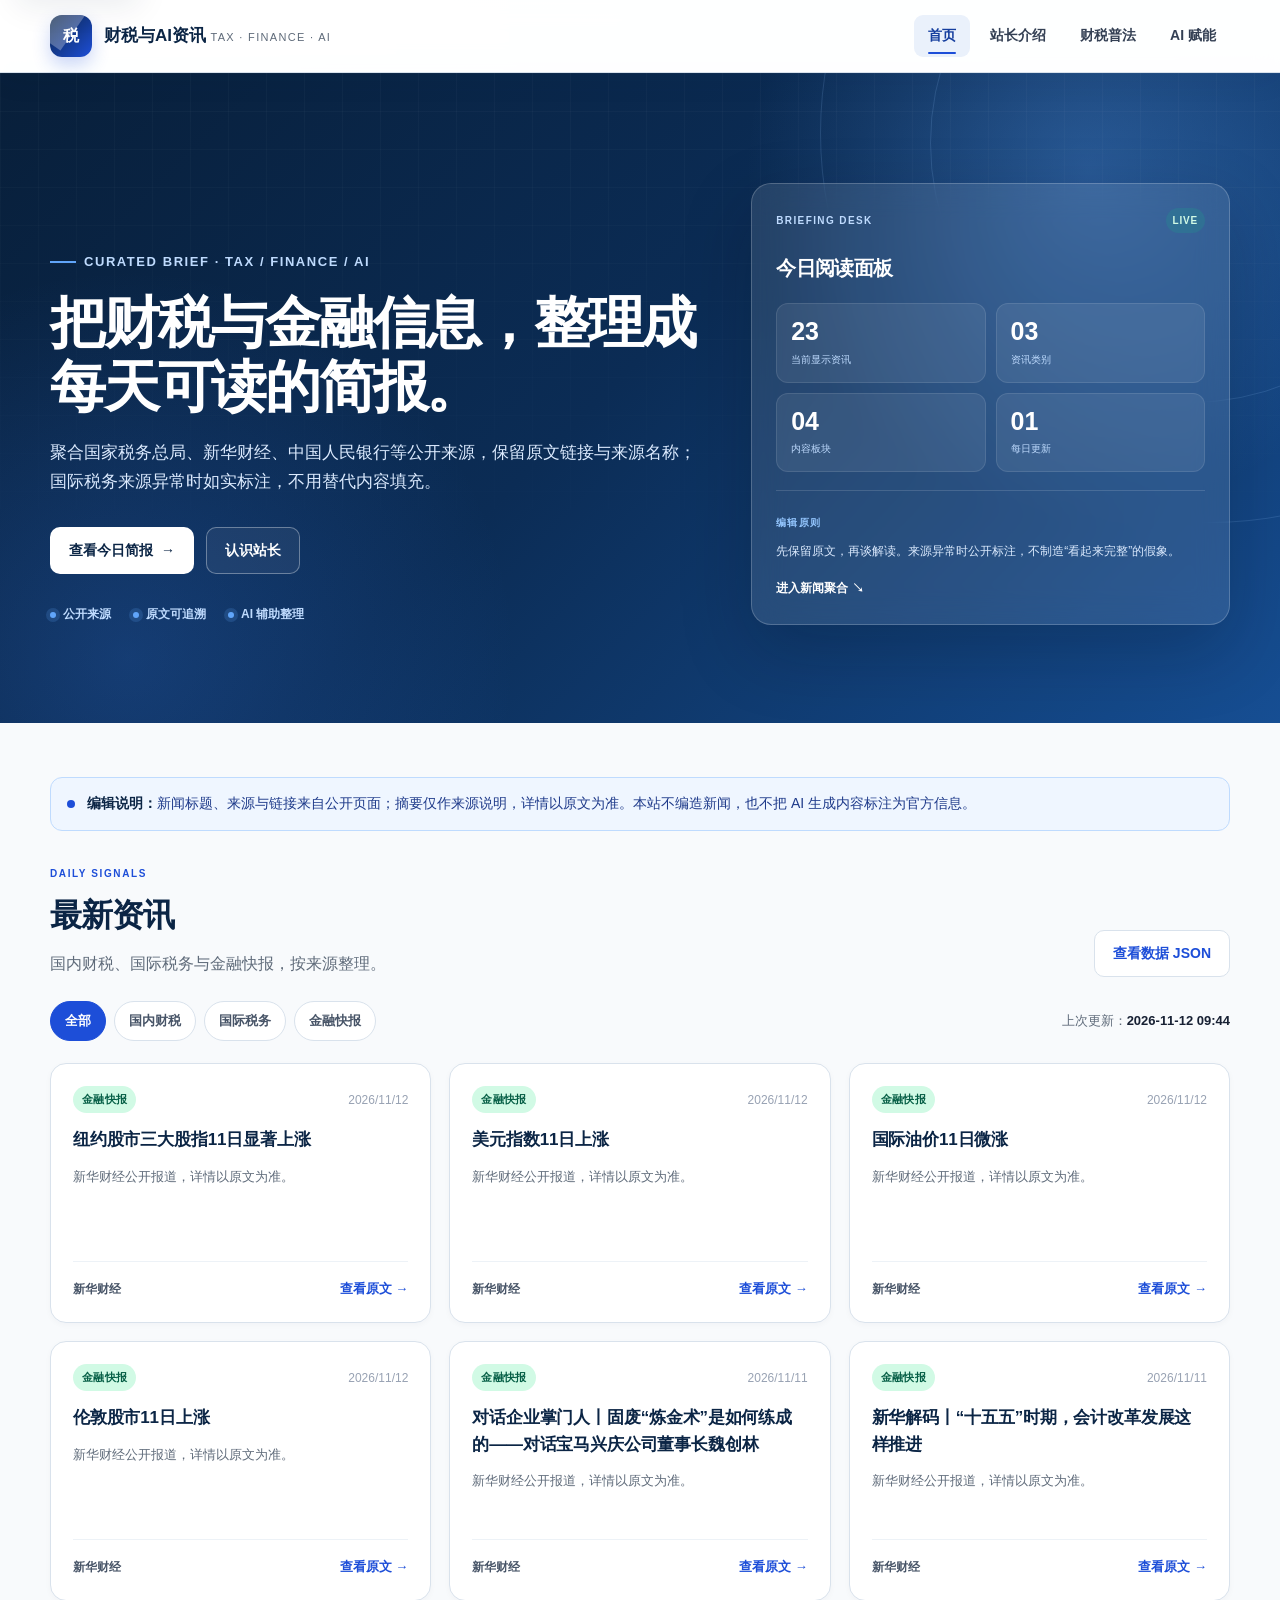
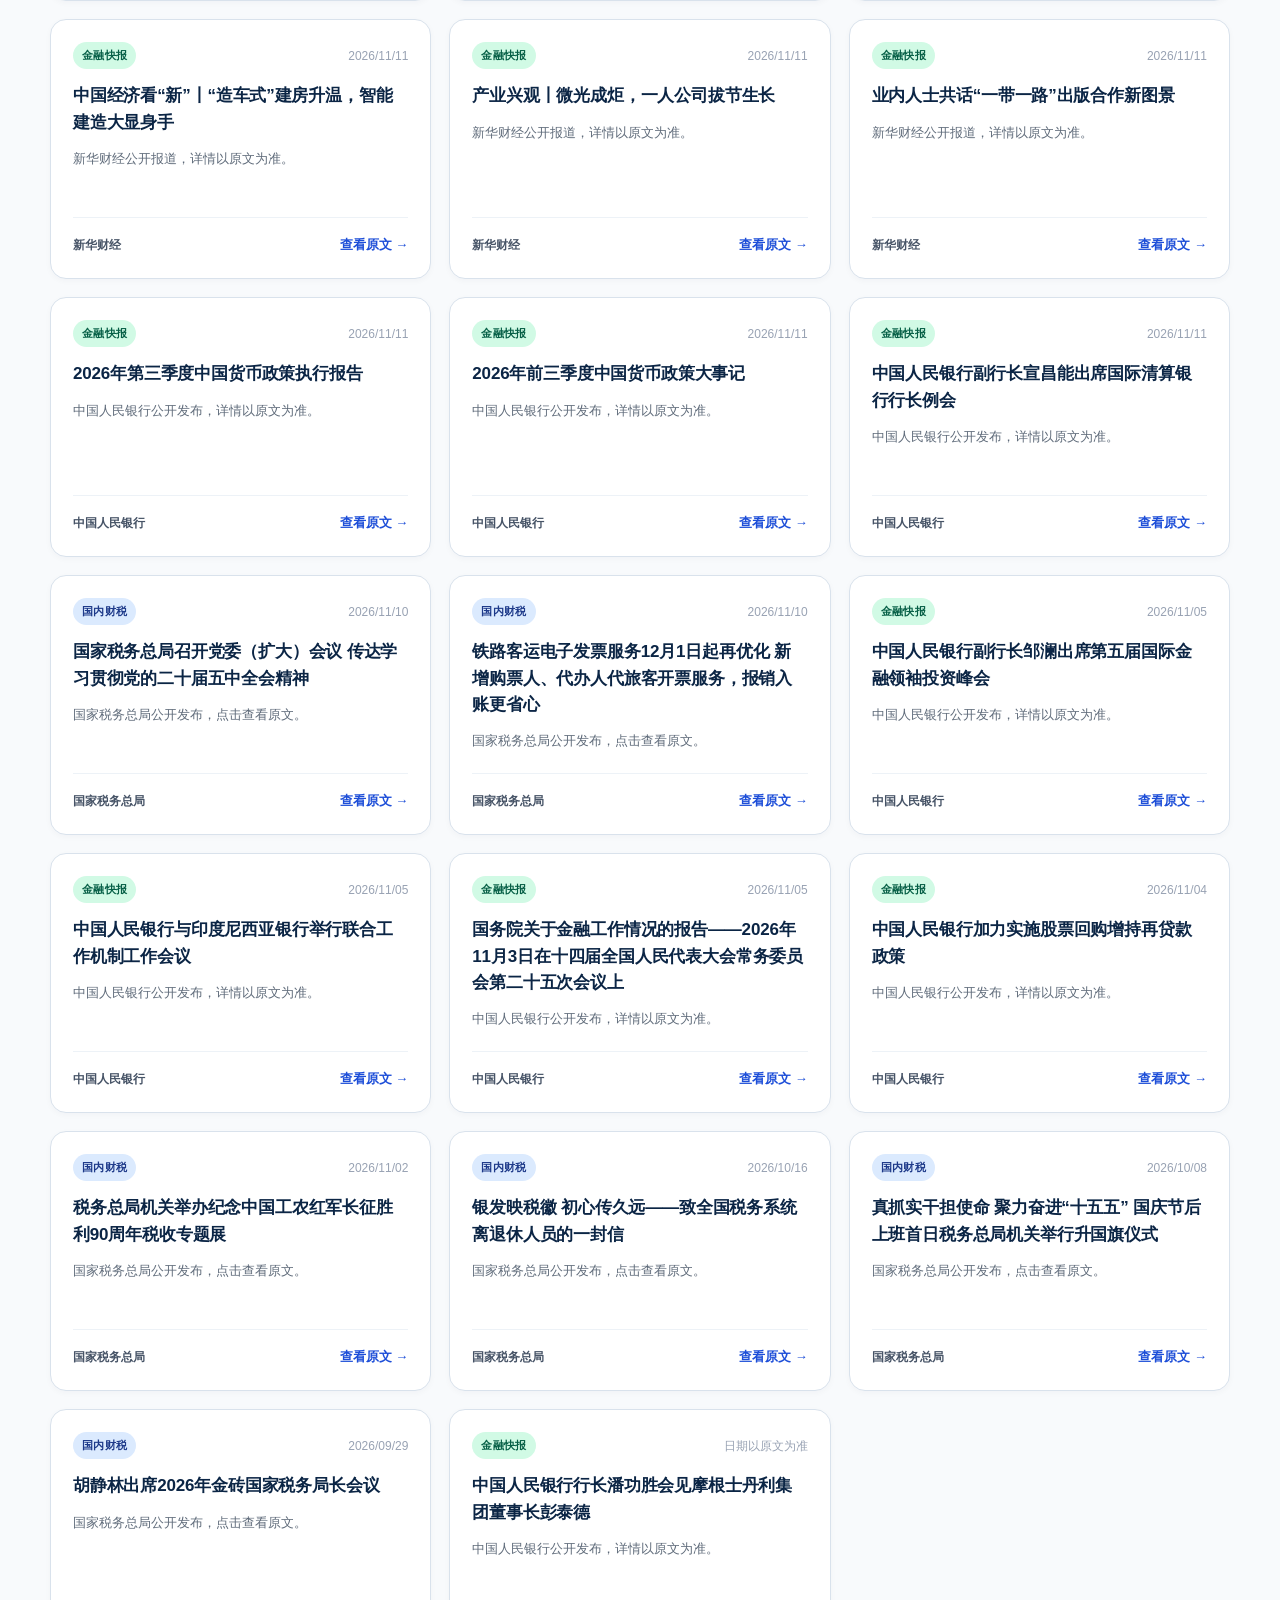
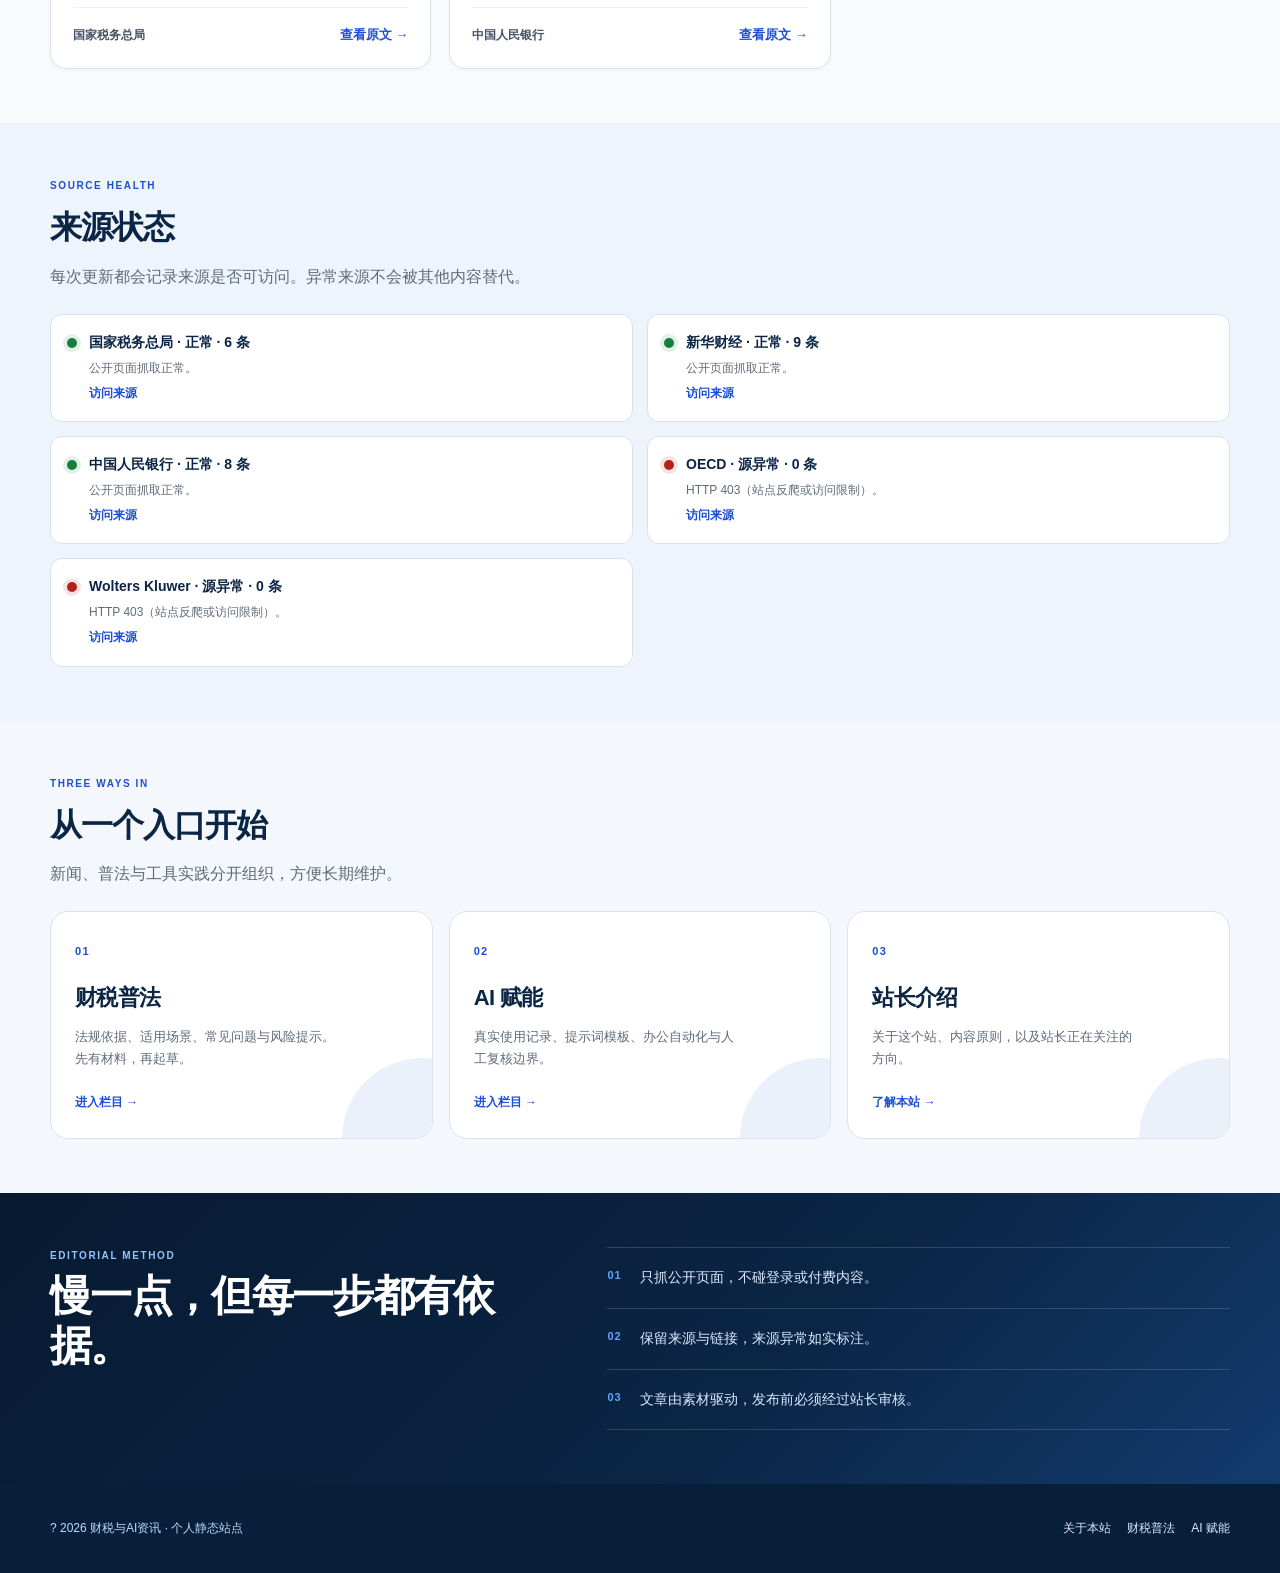
<file: netlify-repo/site/index.html>
<!doctype html>
<html lang="zh-CN">
<head>
  <meta charset="utf-8">
  <meta name="viewport" content="width=device-width, initial-scale=1">
  <meta name="description" content="财税与AI资讯：聚合权威财税、国际税务与金融公开信息，分享财税普法和AI工具实践。">
  <title>财税与AI资讯 | 首页</title>
  <link rel="stylesheet" href="assets/css/styles.css">
</head>
<body>
  <a class="skip-link" href="#main">跳到主要内容</a>
  <header class="site-header">
    <div class="container header-inner">
      <a class="brand" href="index.html" aria-label="返回首页">
        <span class="brand-mark" data-site="brand_mark">税</span>
        <span>
          <span class="brand-title" data-site="site_name">财税与AI资讯</span>
          <span class="brand-sub" data-site="tagline">Tax · Finance · AI</span>
        </span>
      </a>
      <nav class="nav" aria-label="主导航">
        <a href="index.html" aria-current="page">首页</a>
        <a href="about.html">站长介绍</a>
        <a href="tax-law.html">财税普法</a>
        <a href="ai.html">AI 赋能</a>
      </nav>
    </div>
  </header>

  <main id="main">
    <section class="hero hero-home">
      <div class="hero-orbit hero-orbit-one" aria-hidden="true"></div>
      <div class="hero-orbit hero-orbit-two" aria-hidden="true"></div>
      <div class="container hero-inner">
        <div class="hero-copy reveal">
          <div class="eyebrow">CURATED BRIEF · TAX / FINANCE / AI</div>
          <h1 data-site="hero_title">把财税与金融信息，整理成每天可读的简报。</h1>
          <p data-site="hero_subtitle">聚合国家税务总局、新华财经、中国人民银行等公开来源，保留原文链接与来源名称；国际税务来源异常时如实标注，不用替代内容填充。</p>
          <div class="hero-actions">
            <a class="btn btn-primary" href="#latest">查看今日简报 <span aria-hidden="true">→</span></a>
            <a class="btn btn-ghost" href="about.html">认识站长</a>
          </div>
          <div class="hero-meta">
            <span><i class="meta-dot"></i>公开来源</span>
            <span><i class="meta-dot"></i>原文可追溯</span>
            <span><i class="meta-dot"></i>AI 辅助整理</span>
          </div>
        </div>

        <aside class="hero-panel reveal" aria-label="今日阅读面板">
          <div class="panel-topline"><span>BRIEFING DESK</span><span class="live-dot">LIVE</span></div>
          <div class="panel-title">今日阅读面板</div>
          <div class="stat-grid">
            <div class="stat-block"><strong id="news-count">0</strong><span>当前显示资讯</span></div>
            <div class="stat-block"><strong>03</strong><span>资讯类别</span></div>
            <div class="stat-block"><strong>04</strong><span>内容板块</span></div>
            <div class="stat-block"><strong>01</strong><span>每日更新</span></div>
          </div>
          <div class="panel-note">
            <span class="panel-note-label">编辑原则</span>
            <p>先保留原文，再谈解读。来源异常时公开标注，不制造“看起来完整”的假象。</p>
          </div>
          <a class="panel-link" href="#latest">进入新闻聚合 <span aria-hidden="true">↘</span></a>
        </aside>
      </div>
    </section>

    <section class="section section-latest" id="latest">
      <div class="container">
        <div class="notice reveal">
          <span class="notice-dot" aria-hidden="true"></span>
          <div><strong>编辑说明：</strong>新闻标题、来源与链接来自公开页面；摘要仅作来源说明，详情以原文为准。本站不编造新闻，也不把 AI 生成内容标注为官方信息。</div>
        </div>

        <div class="section-head section-head-spaced reveal">
          <div>
            <div class="section-kicker">DAILY SIGNALS</div>
            <h2>最新资讯</h2>
            <p>国内财税、国际税务与金融快报，按来源整理。</p>
          </div>
          <div class="section-actions">
            <a class="btn btn-subtle" href="data/news.json" target="_blank" rel="noopener">查看数据 JSON</a>
          </div>
        </div>

        <div class="toolbar reveal">
          <div class="filters" role="group" aria-label="新闻分类筛选">
            <button class="filter-btn is-active" type="button" data-filter="all">全部</button>
            <button class="filter-btn" type="button" data-filter="domestic">国内财税</button>
            <button class="filter-btn" type="button" data-filter="international">国际税务</button>
            <button class="filter-btn" type="button" data-filter="finance">金融快报</button>
          </div>
          <div class="updated">上次更新：<strong id="last-updated">尚未更新</strong></div>
        </div>

        <div class="news-grid" id="news-grid" aria-live="polite"></div>
        <div class="empty-state hidden" id="news-empty">
          <h3>当前分类暂无可用新闻</h3>
          <p>数据源异常或尚未完成首次抓取。请查看下方源状态，或运行更新脚本。</p>
        </div>
      </div>
    </section>

    <section class="section section-sources" aria-labelledby="source-status-title">
      <div class="container">
        <div class="section-head reveal">
          <div>
            <div class="section-kicker">SOURCE HEALTH</div>
            <h2 id="source-status-title">来源状态</h2>
            <p>每次更新都会记录来源是否可访问。异常来源不会被其他内容替代。</p>
          </div>
        </div>
        <div class="source-panel" id="source-list"></div>
      </div>
    </section>

    <section class="section section-pillars">
      <div class="container">
        <div class="section-head reveal">
          <div>
            <div class="section-kicker">THREE WAYS IN</div>
            <h2>从一个入口开始</h2>
            <p>新闻、普法与工具实践分开组织，方便长期维护。</p>
          </div>
        </div>
        <div class="pillar-grid">
          <a class="pillar-card reveal" href="tax-law.html">
            <span class="pillar-index">01</span>
            <h3>财税普法</h3>
            <p>法规依据、适用场景、常见问题与风险提示。先有材料，再起草。</p>
            <span class="pillar-link">进入栏目 <span aria-hidden="true">→</span></span>
          </a>
          <a class="pillar-card reveal" href="ai.html">
            <span class="pillar-index">02</span>
            <h3>AI 赋能</h3>
            <p>真实使用记录、提示词模板、办公自动化与人工复核边界。</p>
            <span class="pillar-link">进入栏目 <span aria-hidden="true">→</span></span>
          </a>
          <a class="pillar-card reveal" href="about.html">
            <span class="pillar-index">03</span>
            <h3>站长介绍</h3>
            <p>关于这个站、内容原则，以及站长正在关注的方向。</p>
            <span class="pillar-link">了解本站 <span aria-hidden="true">→</span></span>
          </a>
        </div>
      </div>
    </section>

    <section class="section section-method">
      <div class="container method-grid reveal">
        <div>
          <div class="section-kicker">EDITORIAL METHOD</div>
          <h2>慢一点，但每一步都有依据。</h2>
        </div>
        <div class="method-list">
          <div><strong>01</strong><span>只抓公开页面，不碰登录或付费内容。</span></div>
          <div><strong>02</strong><span>保留来源与链接，来源异常如实标注。</span></div>
          <div><strong>03</strong><span>文章由素材驱动，发布前必须经过站长审核。</span></div>
        </div>
      </div>
    </section>
  </main>

  <footer class="site-footer">
    <div class="container footer-inner">
      <p>? <span data-current-year>2026</span> <span data-footer-text data-site="footer_text">财税与AI资讯 · 个人静态站点</span></p>
      <div class="footer-links">
        <a href="about.html">关于本站</a>
        <a href="tax-law.html">财税普法</a>
        <a href="ai.html">AI 赋能</a>
      </div>
    </div>
  </footer>

  <script src="data/site-data.js"></script>
  <script src="assets/js/site.js"></script>
  <script src="data/news-data.js"></script>
  <script src="assets/js/news.js"></script>
</body>

</html>
</file>
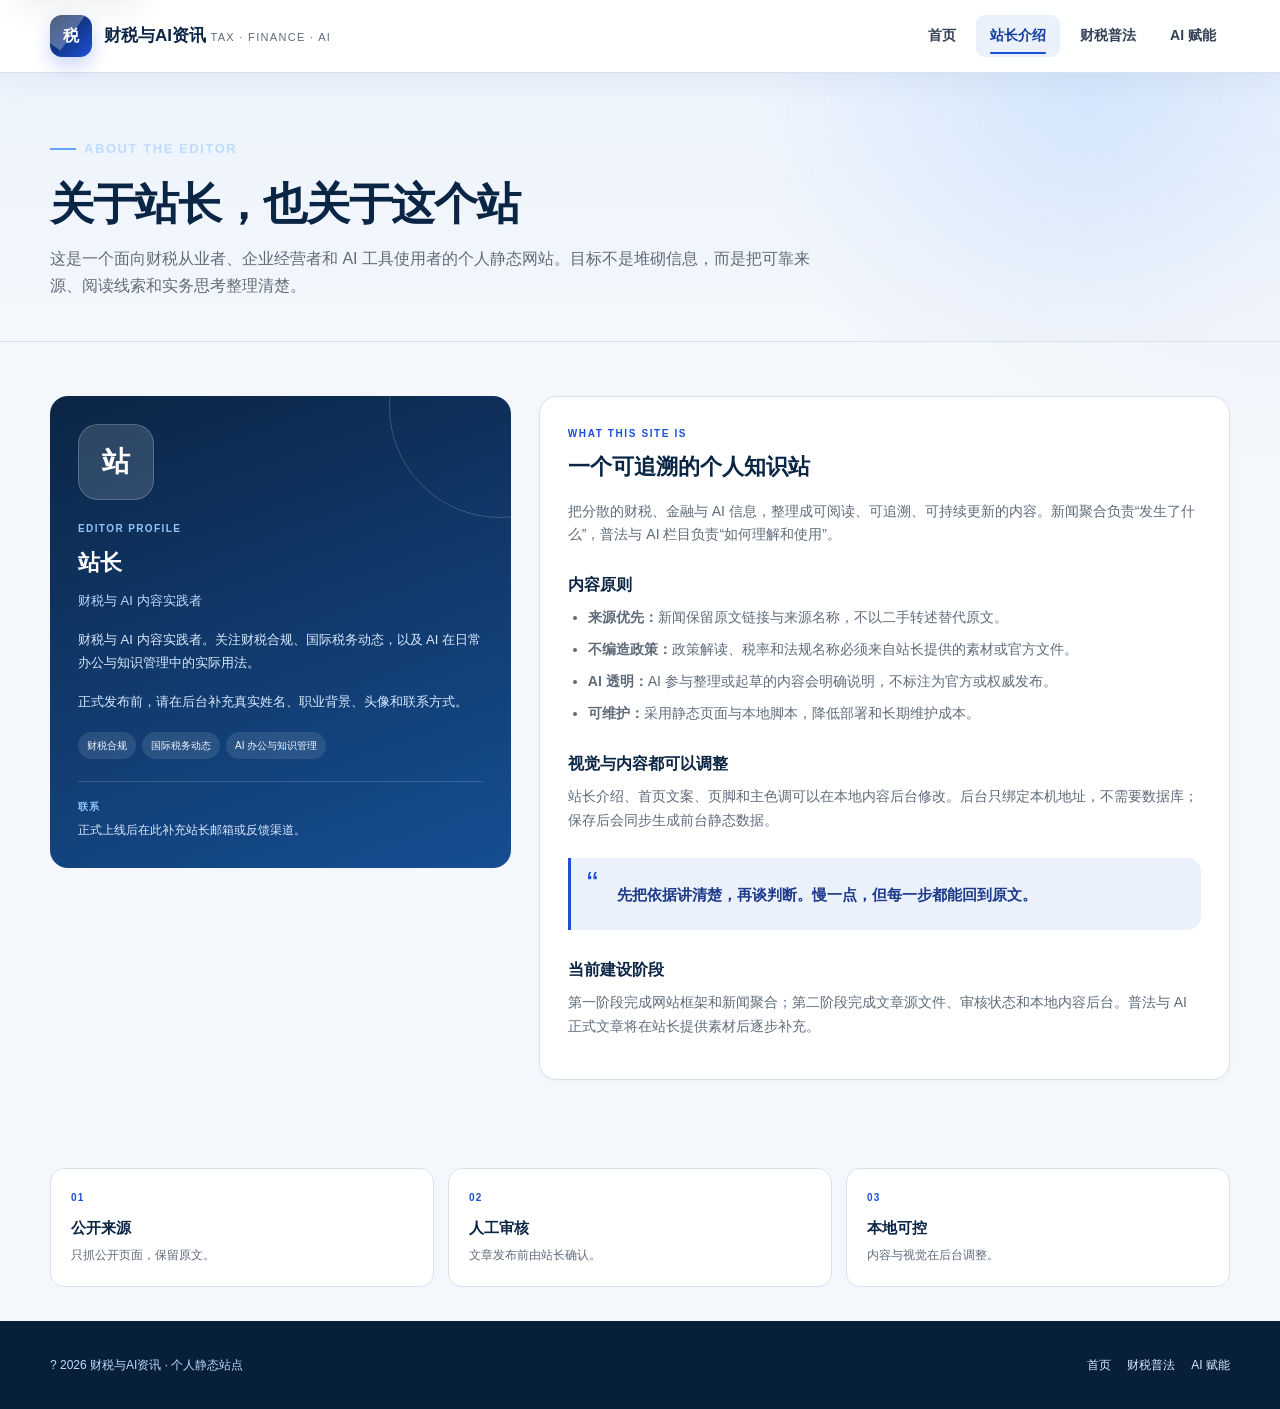
<file: netlify-repo/site/about.html>
<!doctype html>
<html lang="zh-CN">
<head>
  <meta charset="utf-8">
  <meta name="viewport" content="width=device-width, initial-scale=1">
  <meta name="description" content="关于财税与AI资讯站点：定位、内容原则、技术实现与联系方式。">
  <title>财税与AI资讯 | 站长介绍</title>
  <link rel="stylesheet" href="assets/css/styles.css">
</head>
<body>
  <a class="skip-link" href="#main">跳到主要内容</a>
  <header class="site-header">
    <div class="container header-inner">
      <a class="brand" href="index.html" aria-label="返回首页">
        <span class="brand-mark" data-site="brand_mark">税</span>
        <span>
          <span class="brand-title" data-site="site_name">财税与AI资讯</span>
          <span class="brand-sub" data-site="tagline">Tax · Finance · AI</span>
        </span>
      </a>
      <nav class="nav" aria-label="主导航">
        <a href="index.html">首页</a>
        <a href="about.html" aria-current="page">站长介绍</a>
        <a href="tax-law.html">财税普法</a>
        <a href="ai.html">AI 赋能</a>
      </nav>
    </div>
  </header>

  <main id="main">
    <section class="page-hero page-hero-profile">
      <div class="container">
        <div class="eyebrow">ABOUT THE EDITOR</div>
        <h1 data-site="about_title">关于站长，也关于这个站</h1>
        <p data-site="about_lead">这是一个面向财税从业者、企业经营者和 AI 工具使用者的个人静态网站。目标不是堆砌信息，而是把可靠来源、阅读线索和实务思考整理清楚。</p>
      </div>
    </section>

    <section class="section">
      <div class="container profile-grid">
        <aside class="profile-card reveal">
          <div class="profile-avatar" data-site="avatar">站</div>
          <div class="profile-kicker">EDITOR PROFILE</div>
          <h2 data-site="name">站长</h2>
          <p class="profile-role" data-site="role">财税与 AI 内容实践者</p>
          <div class="profile-bio" data-site-bio>
            <p>财税与 AI 内容实践者。关注财税合规、国际税务动态，以及 AI 在日常办公与知识管理中的实际用法。</p>
          </div>
          <ul class="profile-focus" data-site-focus>
            <li>财税合规</li>
            <li>国际税务动态</li>
            <li>AI 办公与知识管理</li>
          </ul>
          <div class="profile-contact"><span>联系</span><strong data-site="contact">正式上线后在此补充站长邮箱或反馈渠道。</strong></div>
        </aside>

        <div class="content-card reveal">
          <div class="section-kicker">WHAT THIS SITE IS</div>
          <h2>一个可追溯的个人知识站</h2>
          <p>把分散的财税、金融与 AI 信息，整理成可阅读、可追溯、可持续更新的内容。新闻聚合负责“发生了什么”，普法与 AI 栏目负责“如何理解和使用”。</p>
          <h3>内容原则</h3>
          <ul>
            <li><strong>来源优先：</strong>新闻保留原文链接与来源名称，不以二手转述替代原文。</li>
            <li><strong>不编造政策：</strong>政策解读、税率和法规名称必须来自站长提供的素材或官方文件。</li>
            <li><strong>AI 透明：</strong>AI 参与整理或起草的内容会明确说明，不标注为官方或权威发布。</li>
            <li><strong>可维护：</strong>采用静态页面与本地脚本，降低部署和长期维护成本。</li>
          </ul>

          <h3>视觉与内容都可以调整</h3>
          <p>站长介绍、首页文案、页脚和主色调可以在本地内容后台修改。后台只绑定本机地址，不需要数据库；保存后会同步生成前台静态数据。</p>

          <div class="quote-box">
            <span class="quote-mark">“</span>
            <p>先把依据讲清楚，再谈判断。慢一点，但每一步都能回到原文。</p>
          </div>

          <h3>当前建设阶段</h3>
          <p>第一阶段完成网站框架和新闻聚合；第二阶段完成文章源文件、审核状态和本地内容后台。普法与 AI 正式文章将在站长提供素材后逐步补充。</p>
        </div>
      </div>
    </section>

    <section class="section section-tight">
      <div class="container info-strip reveal">
        <div><span class="info-index">01</span><strong>公开来源</strong><p>只抓公开页面，保留原文。</p></div>
        <div><span class="info-index">02</span><strong>人工审核</strong><p>文章发布前由站长确认。</p></div>
        <div><span class="info-index">03</span><strong>本地可控</strong><p>内容与视觉在后台调整。</p></div>
      </div>
    </section>
  </main>

  <footer class="site-footer">
    <div class="container footer-inner">
      <p>? <span data-current-year>2026</span> <span data-footer-text data-site="footer_text">财税与AI资讯 · 个人静态站点</span></p>
      <div class="footer-links">
        <a href="index.html">首页</a>
        <a href="tax-law.html">财税普法</a>
        <a href="ai.html">AI 赋能</a>
      </div>
    </div>
  </footer>

  <script src="data/site-data.js"></script>
  <script src="assets/js/site.js"></script>
</body>

</html>
</file>
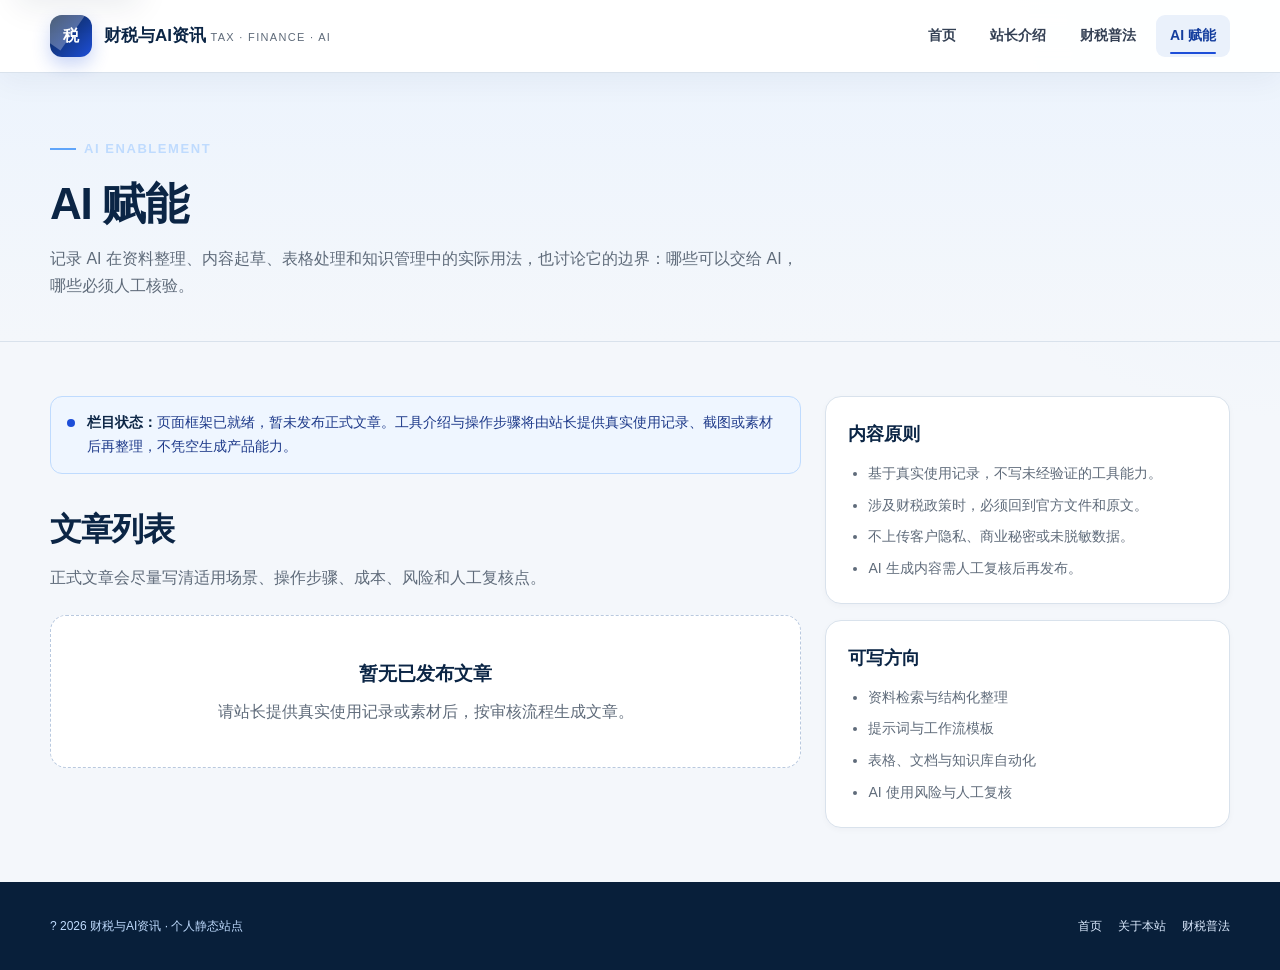
<file: netlify-repo/site/ai.html>
<!doctype html>
<html lang="zh-CN">
<head>
  <meta charset="utf-8">
  <meta name="viewport" content="width=device-width, initial-scale=1">
  <meta name="description" content="AI 赋能栏目：分享AI使用技巧、工具实践与风险边界。">
  <title>财税与AI资讯 | AI 赋能</title>
  <link rel="stylesheet" href="assets/css/styles.css">
</head>
<body>
  <a class="skip-link" href="#main">跳到主要内容</a>
  <header class="site-header">
    <div class="container header-inner">
      <a class="brand" href="index.html" aria-label="财税与AI资讯首页">
        <span class="brand-mark" data-site="brand_mark">税</span>
        <span>
          <span class="brand-title" data-site="site_name">财税与AI资讯</span>
          <span class="brand-sub" data-site="tagline">Tax · Finance · AI</span>
        </span>
      </a>
      <nav class="nav" aria-label="主导航">
        <a href="index.html">首页</a>
        <a href="about.html">站长介绍</a>
        <a href="tax-law.html">财税普法</a>
        <a href="ai.html" aria-current="page">AI 赋能</a>
      </nav>
    </div>
  </header>

  <main id="main">
    <section class="page-hero">
      <div class="container">
        <div class="eyebrow">AI ENABLEMENT</div>
        <h1>AI 赋能</h1>
        <p>记录 AI 在资料整理、内容起草、表格处理和知识管理中的实际用法，也讨论它的边界：哪些可以交给 AI，哪些必须人工核验。</p>
      </div>
    </section>

    <section class="section">
      <div class="container split">
        <div>
          <div class="notice">
            <span class="notice-dot" aria-hidden="true"></span>
            <div><strong>栏目状态：</strong>页面框架已就绪，暂未发布正式文章。工具介绍与操作步骤将由站长提供真实使用记录、截图或素材后再整理，不凭空生成产品能力。</div>
          </div>

          <div class="section-head" style="margin-top: 28px;">
            <div>
              <h2>文章列表</h2>
              <p>正式文章会尽量写清适用场景、操作步骤、成本、风险和人工复核点。</p>
            </div>
          </div>

          <div class="article-list" id="ai-article-list" aria-live="polite"></div>
          <div class="empty-state" id="ai-article-empty">
            <h3>暂无已发布文章</h3>
            <p>请站长提供真实使用记录或素材后，按审核流程生成文章。</p>
          </div>
        </div>

        <aside>
          <div class="side-card">
            <h2>内容原则</h2>
            <ul>
              <li>基于真实使用记录，不写未经验证的工具能力。</li>
              <li>涉及财税政策时，必须回到官方文件和原文。</li>
              <li>不上传客户隐私、商业秘密或未脱敏数据。</li>
              <li>AI 生成内容需人工复核后再发布。</li>
            </ul>
          </div>
          <div class="side-card" style="margin-top: 16px;">
            <h2>可写方向</h2>
            <ul>
              <li>资料检索与结构化整理</li>
              <li>提示词与工作流模板</li>
              <li>表格、文档与知识库自动化</li>
              <li>AI 使用风险与人工复核</li>
            </ul>
          </div>
        </aside>
      </div>
    </section>
  </main>

  <footer class="site-footer">
    <div class="container footer-inner">
      <p>? <span data-current-year>2026</span> <span data-footer-text data-site="footer_text">财税与AI资讯 · 个人静态站点</span></p>
      <div class="footer-links">
        <a href="index.html">首页</a>
        <a href="about.html">关于本站</a>
        <a href="tax-law.html">财税普法</a>
      </div>
    </div>
  </footer>

  <script src="data/articles-data.js"></script>
  <script src="assets/js/articles.js"></script>
  <script src="data/site-data.js"></script>
  <script src="assets/js/site.js"></script>
</body>

</html>
</file>
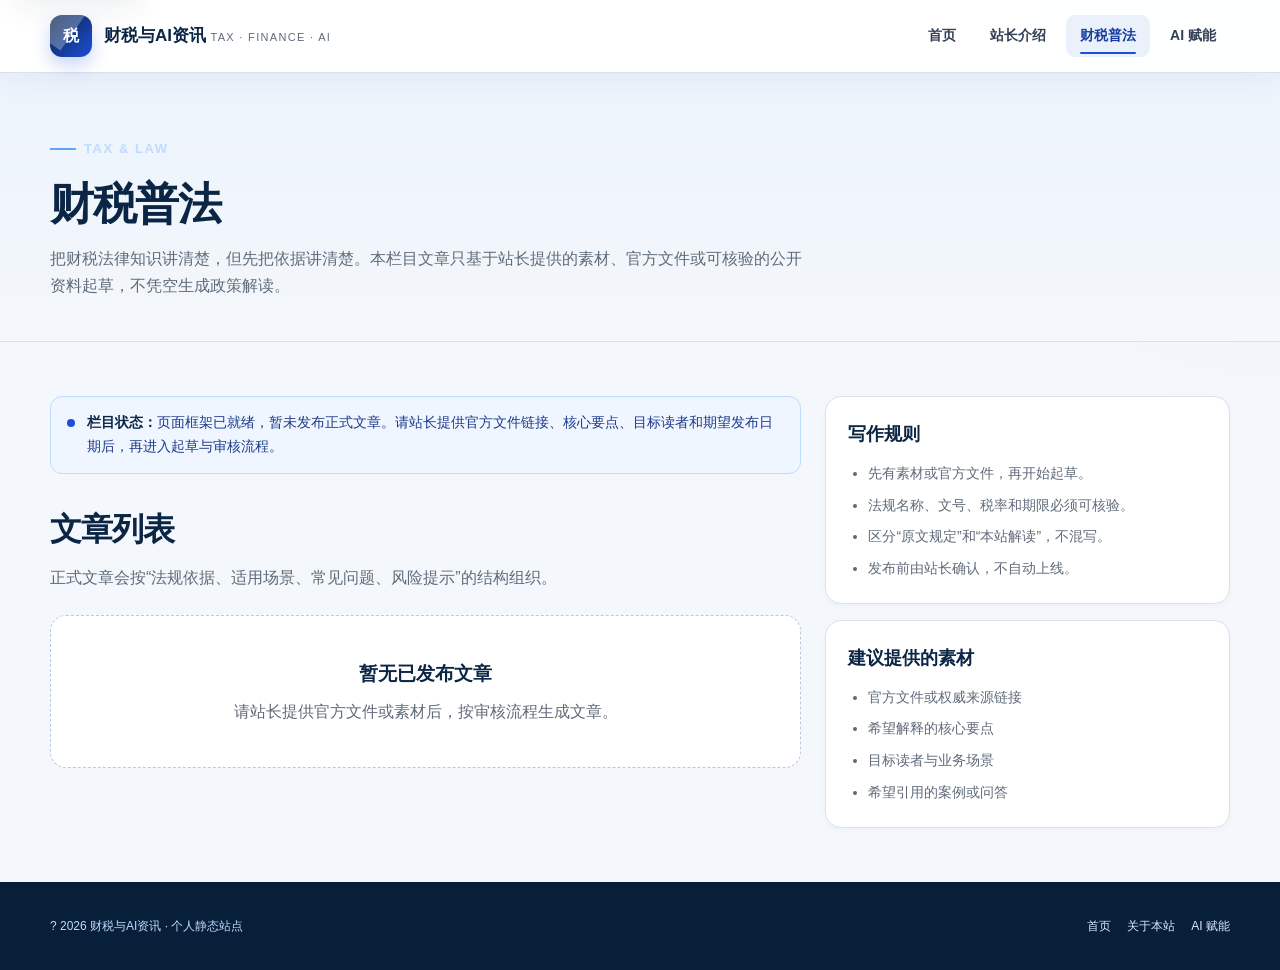
<file: netlify-repo/site/tax-law.html>
<!doctype html>
<html lang="zh-CN">
<head>
  <meta charset="utf-8">
  <meta name="viewport" content="width=device-width, initial-scale=1">
  <meta name="description" content="财税普法栏目：基于官方文件和站长素材，整理可核验的财税法律知识。">
  <title>财税与AI资讯 | 财税普法</title>
  <link rel="stylesheet" href="assets/css/styles.css">
</head>
<body>
  <a class="skip-link" href="#main">跳到主要内容</a>
  <header class="site-header">
    <div class="container header-inner">
      <a class="brand" href="index.html" aria-label="财税与AI资讯首页">
        <span class="brand-mark" data-site="brand_mark">税</span>
        <span>
          <span class="brand-title" data-site="site_name">财税与AI资讯</span>
          <span class="brand-sub" data-site="tagline">Tax · Finance · AI</span>
        </span>
      </a>
      <nav class="nav" aria-label="主导航">
        <a href="index.html">首页</a>
        <a href="about.html">站长介绍</a>
        <a href="tax-law.html" aria-current="page">财税普法</a>
        <a href="ai.html">AI 赋能</a>
      </nav>
    </div>
  </header>

  <main id="main">
    <section class="page-hero">
      <div class="container">
        <div class="eyebrow">TAX & LAW</div>
        <h1>财税普法</h1>
        <p>把财税法律知识讲清楚，但先把依据讲清楚。本栏目文章只基于站长提供的素材、官方文件或可核验的公开资料起草，不凭空生成政策解读。</p>
      </div>
    </section>

    <section class="section">
      <div class="container split">
        <div>
          <div class="notice">
            <span class="notice-dot" aria-hidden="true"></span>
            <div><strong>栏目状态：</strong>页面框架已就绪，暂未发布正式文章。请站长提供官方文件链接、核心要点、目标读者和期望发布日期后，再进入起草与审核流程。</div>
          </div>

          <div class="section-head" style="margin-top: 28px;">
            <div>
              <h2>文章列表</h2>
              <p>正式文章会按“法规依据、适用场景、常见问题、风险提示”的结构组织。</p>
            </div>
          </div>

          <div class="article-list" id="tax-article-list" aria-live="polite"></div>
          <div class="empty-state" id="tax-article-empty">
            <h3>暂无已发布文章</h3>
            <p>请站长提供官方文件或素材后，按审核流程生成文章。</p>
          </div>
        </div>

        <aside>
          <div class="side-card">
            <h2>写作规则</h2>
            <ul>
              <li>先有素材或官方文件，再开始起草。</li>
              <li>法规名称、文号、税率和期限必须可核验。</li>
              <li>区分“原文规定”和“本站解读”，不混写。</li>
              <li>发布前由站长确认，不自动上线。</li>
            </ul>
          </div>
          <div class="side-card" style="margin-top: 16px;">
            <h2>建议提供的素材</h2>
            <ul>
              <li>官方文件或权威来源链接</li>
              <li>希望解释的核心要点</li>
              <li>目标读者与业务场景</li>
              <li>希望引用的案例或问答</li>
            </ul>
          </div>
        </aside>
      </div>
    </section>
  </main>

  <footer class="site-footer">
    <div class="container footer-inner">
      <p>? <span data-current-year>2026</span> <span data-footer-text data-site="footer_text">财税与AI资讯 · 个人静态站点</span></p>
      <div class="footer-links">
        <a href="index.html">首页</a>
        <a href="about.html">关于本站</a>
        <a href="ai.html">AI 赋能</a>
      </div>
    </div>
  </footer>

  <script src="data/articles-data.js"></script>
  <script src="assets/js/articles.js"></script>
  <script src="data/site-data.js"></script>
  <script src="assets/js/site.js"></script>
</body>

</html>
</file>
<file: netlify-repo/site/assets/css/styles.css>
:root {
  --navy: #0b2545;
  --blue: #1d4ed8;
  --blue-dark: #153e9e;
  --blue-soft: #eaf1fb;
  --ink: #172033;
  --muted: #5f6b7a;
  --line: #d9e2ec;
  --bg: #f4f7fb;
  --white: #ffffff;
  --green: #15803d;
  --amber: #b45309;
  --red: #b42318;
  --shadow: 0 12px 32px rgba(15, 37, 69, 0.08);
  --radius: 16px;
}

* { box-sizing: border-box; }
html { scroll-behavior: smooth; }
body {
  margin: 0;
  background: var(--bg);
  color: var(--ink);
  font-family: "Segoe UI", "PingFang SC", "Microsoft YaHei", Arial, sans-serif;
  line-height: 1.7;
  -webkit-font-smoothing: antialiased;
}
a { color: var(--blue); text-decoration: none; }
a:hover { color: var(--blue-dark); }
img { max-width: 100%; display: block; }
button, input { font: inherit; }
:focus-visible { outline: 3px solid rgba(29, 78, 216, 0.35); outline-offset: 2px; }

.skip-link {
  position: absolute;
  left: 16px;
  top: -48px;
  z-index: 100;
  padding: 8px 14px;
  background: var(--white);
  border-radius: 8px;
  box-shadow: var(--shadow);
}
.skip-link:focus { top: 12px; }

.container { width: min(1180px, calc(100% - 40px)); margin: 0 auto; }

.site-header {
  position: sticky;
  top: 0;
  z-index: 20;
  background: rgba(255, 255, 255, 0.94);
  border-bottom: 1px solid var(--line);
  backdrop-filter: blur(12px);
}
.header-inner {
  min-height: 72px;
  display: flex;
  align-items: center;
  justify-content: space-between;
  gap: 24px;
}
.brand { display: flex; align-items: center; gap: 12px; color: var(--navy); }
.brand-mark {
  width: 42px;
  height: 42px;
  border-radius: 12px;
  display: grid;
  place-items: center;
  color: var(--white);
  font-weight: 800;
  letter-spacing: -0.04em;
  background: linear-gradient(135deg, var(--navy), var(--blue));
  box-shadow: 0 8px 18px rgba(29, 78, 216, 0.24);
}
.brand-title { font-size: 17px; font-weight: 800; line-height: 1.2; }
.brand-sub { font-size: 11px; color: var(--muted); letter-spacing: 0.12em; text-transform: uppercase; }
.nav { display: flex; align-items: center; gap: 6px; }
.nav a {
  padding: 9px 14px;
  border-radius: 9px;
  color: #344054;
  font-size: 14px;
  font-weight: 600;
}
.nav a:hover { background: var(--blue-soft); color: var(--blue-dark); }
.nav a[aria-current="page"] { color: var(--blue-dark); background: var(--blue-soft); }

.hero {
  position: relative;
  overflow: hidden;
  color: var(--white);
  background:
    radial-gradient(circle at 85% 15%, rgba(96, 165, 250, 0.32), transparent 28%),
    radial-gradient(circle at 10% 90%, rgba(59, 130, 246, 0.22), transparent 30%),
    linear-gradient(135deg, #081f3a 0%, #0b2c55 48%, #164e93 100%);
}
.hero::after {
  content: "";
  position: absolute;
  inset: 0;
  background-image: linear-gradient(rgba(255,255,255,0.05) 1px, transparent 1px), linear-gradient(90deg, rgba(255,255,255,0.05) 1px, transparent 1px);
  background-size: 38px 38px;
  mask-image: linear-gradient(to bottom, rgba(0,0,0,0.55), transparent 85%);
  pointer-events: none;
}
.hero-inner { position: relative; z-index: 1; padding: 72px 0 64px; display: grid; grid-template-columns: 1.35fr 0.65fr; gap: 40px; align-items: end; }
.eyebrow { display: inline-flex; align-items: center; gap: 8px; margin-bottom: 18px; color: #bfdbfe; font-size: 13px; font-weight: 700; letter-spacing: 0.12em; text-transform: uppercase; }
.eyebrow::before { content: ""; width: 26px; height: 2px; background: #60a5fa; }
.hero h1 { margin: 0; max-width: 760px; font-size: clamp(34px, 5vw, 56px); line-height: 1.14; letter-spacing: -0.04em; }
.hero p { margin: 20px 0 0; max-width: 700px; color: #dbeafe; font-size: 17px; }
.hero-actions { display: flex; flex-wrap: wrap; gap: 12px; margin-top: 30px; }
.btn { display: inline-flex; align-items: center; justify-content: center; gap: 8px; padding: 11px 18px; border-radius: 10px; border: 1px solid transparent; font-weight: 700; font-size: 14px; transition: 160ms ease; }
.btn-primary { background: var(--white); color: var(--navy); }
.btn-primary:hover { background: #eff6ff; color: var(--navy); transform: translateY(-1px); }
.btn-ghost { color: var(--white); border-color: rgba(255,255,255,0.34); background: rgba(255,255,255,0.06); }
.btn-ghost:hover { color: var(--white); background: rgba(255,255,255,0.12); }
.hero-card { background: rgba(255,255,255,0.1); border: 1px solid rgba(255,255,255,0.18); border-radius: 18px; padding: 22px; backdrop-filter: blur(14px); }
.hero-card h2 { margin: 0 0 14px; font-size: 15px; color: #dbeafe; }
.hero-stat { display: flex; align-items: baseline; justify-content: space-between; gap: 12px; padding: 10px 0; border-bottom: 1px solid rgba(255,255,255,0.14); }
.hero-stat:last-child { border-bottom: 0; }
.hero-stat strong { font-size: 24px; color: var(--white); }
.hero-stat span { color: #bfdbfe; font-size: 13px; }

.page-hero { padding: 58px 0 42px; background: linear-gradient(180deg, #edf4fd 0%, var(--bg) 100%); border-bottom: 1px solid var(--line); }
.page-hero h1 { margin: 0; color: var(--navy); font-size: clamp(30px, 4vw, 44px); line-height: 1.2; letter-spacing: -0.03em; }
.page-hero p { margin: 14px 0 0; max-width: 760px; color: var(--muted); font-size: 16px; }

.section { padding: 54px 0; }
.section-tight { padding: 34px 0; }
.section-head { display: flex; align-items: end; justify-content: space-between; gap: 24px; margin-bottom: 24px; }
.section-head h2 { margin: 0; color: var(--navy); font-size: clamp(24px, 3vw, 32px); letter-spacing: -0.03em; }
.section-head p { margin: 8px 0 0; color: var(--muted); }
.section-actions { display: flex; gap: 10px; flex-wrap: wrap; }

.notice {
  display: flex;
  gap: 12px;
  align-items: flex-start;
  padding: 14px 16px;
  border: 1px solid #bfdbfe;
  background: #eff6ff;
  border-radius: 12px;
  color: #1e3a8a;
  font-size: 14px;
}
.notice strong { color: var(--navy); }
.notice-dot { flex: 0 0 auto; width: 8px; height: 8px; margin-top: 8px; border-radius: 50%; background: var(--blue); }

.toolbar { display: flex; align-items: center; justify-content: space-between; gap: 16px; flex-wrap: wrap; margin: 22px 0; }
.filters { display: flex; gap: 8px; flex-wrap: wrap; }
.filter-btn { border: 1px solid var(--line); background: var(--white); color: #475467; border-radius: 999px; padding: 8px 14px; cursor: pointer; font-size: 13px; font-weight: 700; }
.filter-btn:hover { border-color: #93c5fd; color: var(--blue-dark); }
.filter-btn.is-active { border-color: var(--blue); background: var(--blue); color: var(--white); }
.updated { color: var(--muted); font-size: 13px; }
.updated strong { color: var(--ink); }

.news-grid { display: grid; grid-template-columns: repeat(3, minmax(0, 1fr)); gap: 18px; }
.news-card { display: flex; flex-direction: column; min-height: 260px; padding: 22px; background: var(--white); border: 1px solid var(--line); border-radius: var(--radius); box-shadow: 0 2px 6px rgba(15, 37, 69, 0.03); transition: 180ms ease; }
.news-card:hover { transform: translateY(-3px); border-color: #b7cdf2; box-shadow: var(--shadow); }
.card-top { display: flex; align-items: center; justify-content: space-between; gap: 10px; margin-bottom: 14px; }
.badge { display: inline-flex; align-items: center; padding: 4px 9px; border-radius: 999px; font-size: 11px; font-weight: 800; letter-spacing: 0.02em; }
.badge-domestic { color: #1e3a8a; background: #dbeafe; }
.badge-international { color: #6b21a8; background: #f3e8ff; }
.badge-finance { color: #065f46; background: #d1fae5; }
.news-date { color: #98a2b3; font-size: 12px; white-space: nowrap; }
.news-card h3 { margin: 0 0 12px; color: var(--navy); font-size: 17px; line-height: 1.55; letter-spacing: -0.01em; }
.news-card h3 a { color: inherit; }
.news-card h3 a:hover { color: var(--blue); }
.news-card p { margin: 0 0 20px; color: var(--muted); font-size: 13px; line-height: 1.7; }
.card-bottom { margin-top: auto; display: flex; align-items: center; justify-content: space-between; gap: 10px; padding-top: 16px; border-top: 1px solid #edf2f7; }
.source { color: #475467; font-size: 12px; font-weight: 700; }
.read-link { color: var(--blue); font-size: 13px; font-weight: 800; white-space: nowrap; }
.empty-state { padding: 42px 24px; text-align: center; background: var(--white); border: 1px dashed #b9c9df; border-radius: var(--radius); color: var(--muted); }
.empty-state h3 { margin: 0 0 8px; color: var(--navy); }
.empty-state p { margin: 0; }

.source-panel { display: grid; grid-template-columns: repeat(2, minmax(0, 1fr)); gap: 14px; }
.source-item { display: flex; gap: 12px; align-items: flex-start; padding: 16px; background: var(--white); border: 1px solid var(--line); border-radius: 12px; }
.status-dot { flex: 0 0 auto; width: 10px; height: 10px; margin-top: 7px; border-radius: 50%; background: #98a2b3; box-shadow: 0 0 0 4px rgba(152, 162, 179, 0.14); }
.status-dot.ok { background: var(--green); box-shadow: 0 0 0 4px rgba(21, 128, 61, 0.12); }
.status-dot.warn { background: var(--amber); box-shadow: 0 0 0 4px rgba(180, 83, 9, 0.12); }
.status-dot.error { background: var(--red); box-shadow: 0 0 0 4px rgba(180, 35, 24, 0.12); }
.source-item h3 { margin: 0; font-size: 14px; color: var(--navy); }
.source-item p { margin: 4px 0 0; color: var(--muted); font-size: 12px; line-height: 1.6; }
.source-item a { font-size: 12px; font-weight: 700; }

.split { display: grid; grid-template-columns: 1.3fr 0.7fr; gap: 24px; align-items: start; }
.side-card { padding: 22px; background: var(--white); border: 1px solid var(--line); border-radius: var(--radius); box-shadow: 0 2px 6px rgba(15, 37, 69, 0.03); }
.side-card h2 { margin: 0 0 12px; color: var(--navy); font-size: 18px; }
.side-card p { margin: 0 0 12px; color: var(--muted); font-size: 14px; }
.side-card ul { margin: 0; padding-left: 20px; color: var(--muted); font-size: 14px; }
.side-card li + li { margin-top: 8px; }

.article-list { display: grid; gap: 14px; }
.article-card { display: flex; justify-content: space-between; align-items: center; gap: 24px; padding: 22px 24px; background: var(--white); border: 1px solid var(--line); border-radius: 14px; }
.article-card h3 { margin: 0 0 6px; color: var(--navy); font-size: 17px; }
.article-card p { margin: 0; color: var(--muted); font-size: 13px; }
.article-meta { display: flex; gap: 10px; flex-wrap: wrap; margin-top: 10px; }
.meta-chip { padding: 3px 8px; border-radius: 999px; background: #f2f4f7; color: #667085; font-size: 11px; font-weight: 700; }
.article-card .arrow { color: var(--blue); font-size: 22px; flex: 0 0 auto; }

.profile-grid { display: grid; grid-template-columns: 0.8fr 1.2fr; gap: 28px; align-items: start; }
.profile-card { padding: 28px; background: linear-gradient(160deg, #0b2545, #164e93); color: var(--white); border-radius: 18px; }
.profile-avatar { width: 76px; height: 76px; border-radius: 20px; display: grid; place-items: center; background: rgba(255,255,255,0.14); border: 1px solid rgba(255,255,255,0.2); font-size: 28px; font-weight: 800; margin-bottom: 20px; }
.profile-card h2 { margin: 0 0 8px; font-size: 22px; }
.profile-card p { margin: 0; color: #dbeafe; font-size: 14px; }
.profile-note { margin-top: 22px; padding-top: 18px; border-top: 1px solid rgba(255,255,255,0.16); color: #bfdbfe; font-size: 12px; }
.content-card { padding: 28px; background: var(--white); border: 1px solid var(--line); border-radius: 18px; box-shadow: 0 2px 6px rgba(15, 37, 69, 0.03); }
.content-card h2 { margin: 0 0 14px; color: var(--navy); font-size: 22px; }
.content-card h3 { margin: 24px 0 8px; color: var(--navy); font-size: 16px; }
.content-card p { margin: 0 0 12px; color: var(--muted); font-size: 14px; }
.content-card ul { margin: 0; padding-left: 20px; color: var(--muted); font-size: 14px; }
.content-card li + li { margin-top: 8px; }
.placeholder-box { padding: 18px; border: 1px dashed #b9c9df; border-radius: 12px; background: #f8fafc; color: #475467; font-size: 13px; }
.placeholder-box strong { color: var(--navy); }

.site-footer { padding: 34px 0; background: #081f3a; color: #bfdbfe; }
.footer-inner { display: flex; justify-content: space-between; gap: 24px; flex-wrap: wrap; align-items: center; }
.site-footer p { margin: 0; font-size: 12px; }
.footer-links { display: flex; gap: 16px; flex-wrap: wrap; }
.footer-links a { color: #dbeafe; font-size: 12px; }
.footer-links a:hover { color: var(--white); }

.mono { font-family: Consolas, "SFMono-Regular", monospace; font-size: 12px; }
.hidden { display: none !important; }
.sr-only { position: absolute; width: 1px; height: 1px; padding: 0; margin: -1px; overflow: hidden; clip: rect(0,0,0,0); white-space: nowrap; border: 0; }

@media (max-width: 980px) {
  .hero-inner, .split, .profile-grid { grid-template-columns: 1fr; }
  .news-grid { grid-template-columns: repeat(2, minmax(0, 1fr)); }
}
@media (max-width: 720px) {
  .container { width: min(100% - 28px, 1180px); }
  .header-inner { align-items: flex-start; padding: 14px 0; flex-direction: column; gap: 10px; }
  .nav { width: 100%; overflow-x: auto; padding-bottom: 2px; }
  .nav a { white-space: nowrap; }
  .hero-inner { padding: 48px 0 42px; }
  .hero h1 { font-size: 34px; }
  .news-grid, .source-panel { grid-template-columns: 1fr; }
  .section { padding: 38px 0; }
  .section-head { align-items: flex-start; flex-direction: column; }
  .article-card { align-items: flex-start; }
  .footer-inner { align-items: flex-start; flex-direction: column; }
}.article-meta-line {
  display: flex;
  flex-wrap: wrap;
  gap: 10px 18px;
  margin-top: 18px;
  color: #475467;
  font-size: 12px;
  font-weight: 600;
}
.article-meta-line span {
  padding: 5px 10px;
  border: 1px solid var(--line);
  border-radius: 999px;
  background: #f8fafc;
}
.article-body h2 {
  margin-top: 34px;
  padding-bottom: 8px;
  border-bottom: 1px solid var(--line);
  color: var(--navy);
  font-size: 22px;
}
.article-body h3 {
  margin-top: 26px;
  color: var(--navy);
  font-size: 17px;
}
.article-body p,
.article-body li {
  color: #344054;
  font-size: 15px;
  line-height: 1.9;
}
.article-body ul,
.article-body ol {
  margin: 12px 0 18px;
  padding-left: 24px;
}
.article-body blockquote {
  margin: 18px 0;
  padding: 14px 18px;
  border-left: 4px solid var(--blue);
  background: var(--blue-soft);
  color: #1e3a8a;
  border-radius: 0 10px 10px 0;
}
.article-body pre {
  overflow-x: auto;
  padding: 16px;
  background: #0b2545;
  color: #dbeafe;
  border-radius: 12px;
}
.article-body code {
  padding: 2px 5px;
  border-radius: 5px;
  background: #eef2f7;
  color: #1e3a8a;
  font-family: Consolas, "SFMono-Regular", monospace;
  font-size: 0.92em;
}
.article-body pre code {
  padding: 0;
  background: transparent;
  color: inherit;
}
.article-body hr {
  margin: 28px 0;
  border: 0;
  border-top: 1px solid var(--line);
}
.article-sources {
  margin-top: 42px;
  padding-top: 24px;
  border-top: 1px solid var(--line);
}
.article-sources h2 {
  margin-top: 0;
}
.article-sources li {
  margin-bottom: 10px;
  font-size: 13px;
}
.article-card h3 a {
  color: var(--navy);
}
.article-card h3 a:hover {
  color: var(--blue);
}:root {
  --accent: #1d4ed8;
  --blue: var(--accent);
  --blue-dark: #153e9e;
}
[data-theme="midnight"] {
  --navy: #06162b;
  --blue: var(--accent);
  --blue-dark: #0b2a55;
  --blue-soft: #e6effb;
}
[data-theme="slate"] {
  --navy: #263445;
  --blue: var(--accent);
  --blue-dark: #35495f;
  --blue-soft: #eef2f6;
}
body {
  background:
    radial-gradient(circle at 100% 0, rgba(219, 234, 254, 0.45), transparent 26%),
    var(--bg);
}
.site-header { box-shadow: 0 8px 30px rgba(15, 37, 69, 0.05); }
.brand-mark { position: relative; overflow: hidden; }
.brand-mark::after {
  content: "";
  position: absolute;
  inset: -40% 35% 35% -40%;
  background: rgba(255,255,255,0.28);
  transform: rotate(35deg);
}
.nav a { position: relative; }
.nav a[aria-current="page"]::after {
  content: "";
  position: absolute;
  left: 14px;
  right: 14px;
  bottom: 3px;
  height: 2px;
  border-radius: 999px;
  background: var(--accent);
}
.hero-home {
  min-height: 650px;
  display: flex;
  align-items: center;
}
.hero-home .hero-inner {
  padding: 88px 0 76px;
  grid-template-columns: minmax(0, 1.16fr) minmax(320px, 0.84fr);
}
.hero-copy h1 { max-width: 780px; }
.hero-copy p { max-width: 700px; }
.hero-meta {
  display: flex;
  flex-wrap: wrap;
  gap: 14px 22px;
  margin-top: 30px;
  color: #bfdbfe;
  font-size: 12px;
  font-weight: 700;
}
.hero-meta span { display: inline-flex; align-items: center; gap: 7px; }
.meta-dot {
  width: 6px;
  height: 6px;
  border-radius: 50%;
  background: #60a5fa;
  box-shadow: 0 0 0 4px rgba(96, 165, 250, 0.18);
}
.hero-orbit {
  position: absolute;
  border: 1px solid rgba(147, 197, 253, 0.16);
  border-radius: 50%;
  pointer-events: none;
}
.hero-orbit-one {
  width: 520px;
  height: 520px;
  right: -170px;
  top: -190px;
}
.hero-orbit-two {
  width: 780px;
  height: 780px;
  right: -320px;
  top: -330px;
}
.hero-panel {
  position: relative;
  z-index: 1;
  padding: 24px;
  border-radius: 20px;
  background: rgba(255,255,255,0.10);
  border: 1px solid rgba(255,255,255,0.20);
  box-shadow: 0 26px 70px rgba(2, 12, 27, 0.22);
  backdrop-filter: blur(16px);
}
.panel-topline {
  display: flex;
  justify-content: space-between;
  align-items: center;
  color: #bfdbfe;
  font-size: 10px;
  font-weight: 800;
  letter-spacing: 0.14em;
}
.live-dot {
  padding: 4px 7px;
  border-radius: 999px;
  color: #d1fae5;
  background: rgba(16, 185, 129, 0.16);
  letter-spacing: 0.08em;
}
.panel-title {
  margin: 18px 0 18px;
  color: #fff;
  font-size: 20px;
  font-weight: 800;
  letter-spacing: -0.03em;
}
.stat-grid {
  display: grid;
  grid-template-columns: repeat(2, minmax(0, 1fr));
  gap: 10px;
}
.stat-block {
  padding: 14px;
  border-radius: 12px;
  background: rgba(255,255,255,0.08);
  border: 1px solid rgba(255,255,255,0.10);
}
.stat-block strong { display: block; color: #fff; font-size: 25px; line-height: 1.1; }
.stat-block span { display: block; margin-top: 5px; color: #bfdbfe; font-size: 10px; }
.panel-note { margin-top: 18px; padding-top: 16px; border-top: 1px solid rgba(255,255,255,0.14); }
.panel-note-label { color: #93c5fd; font-size: 10px; font-weight: 800; letter-spacing: 0.12em; }
.panel-note p { margin: 7px 0 0; color: #dbeafe; font-size: 12px; line-height: 1.7; }
.panel-link { display: inline-block; margin-top: 16px; color: #fff; font-size: 12px; font-weight: 800; }
.panel-link:hover { color: #bfdbfe; }
.section-kicker {
  margin-bottom: 6px;
  color: var(--accent);
  font-size: 10px;
  font-weight: 900;
  letter-spacing: 0.16em;
}
.section-head-spaced { margin-top: 34px; }
.btn-subtle {
  color: var(--blue);
  background: var(--white);
  border: 1px solid var(--line);
}
.btn-subtle:hover { color: var(--blue-dark); border-color: #93c5fd; }
.section-latest { background: #f8fafc; }
.section-sources { background: #eef4fb; }
.news-card { position: relative; overflow: hidden; }
.news-card::before {
  content: "";
  position: absolute;
  top: 0;
  left: 0;
  right: 0;
  height: 3px;
  background: var(--accent);
  transform: scaleX(0);
  transform-origin: left;
  transition: transform 220ms ease;
}
.news-card:hover::before { transform: scaleX(1); }
.news-card .badge { letter-spacing: 0.03em; }
.pillar-grid {
  display: grid;
  grid-template-columns: repeat(3, minmax(0, 1fr));
  gap: 16px;
}
.pillar-card {
  position: relative;
  min-height: 220px;
  padding: 24px;
  overflow: hidden;
  border: 1px solid var(--line);
  border-radius: 18px;
  background: var(--white);
  color: var(--ink);
  transition: 180ms ease;
}
.pillar-card::after {
  content: "";
  position: absolute;
  width: 160px;
  height: 160px;
  right: -70px;
  bottom: -80px;
  border-radius: 50%;
  background: var(--blue-soft);
}
.pillar-card:hover { transform: translateY(-4px); border-color: #b7cdf2; box-shadow: var(--shadow); color: var(--ink); }
.pillar-index {
  position: relative;
  z-index: 1;
  color: var(--accent);
  font-size: 11px;
  font-weight: 900;
  letter-spacing: 0.12em;
}
.pillar-card h3 { position: relative; z-index: 1; margin: 16px 0 9px; color: var(--navy); font-size: 22px; letter-spacing: -0.03em; }
.pillar-card p { position: relative; z-index: 1; max-width: 270px; margin: 0; color: var(--muted); font-size: 13px; }
.pillar-link { position: relative; z-index: 1; display: inline-block; margin-top: 22px; color: var(--blue); font-size: 12px; font-weight: 800; }
.section-method { color: #dbeafe; background: linear-gradient(135deg, #071a31, #0b2545 60%, #123b6e); }
.method-grid { display: grid; grid-template-columns: 0.9fr 1.1fr; gap: 48px; align-items: start; }
.section-method .section-kicker { color: #93c5fd; }
.section-method h2 { margin: 7px 0 0; color: #fff; font-size: clamp(28px, 4vw, 42px); line-height: 1.2; letter-spacing: -0.04em; }
.method-list { display: grid; gap: 0; border-top: 1px solid rgba(255,255,255,0.15); }
.method-list > div { display: flex; gap: 18px; padding: 18px 0; border-bottom: 1px solid rgba(255,255,255,0.15); }
.method-list strong { color: #60a5fa; font-size: 11px; letter-spacing: 0.1em; }
.method-list span { color: #dbeafe; font-size: 14px; }
.page-hero-profile {
  background:
    radial-gradient(circle at 85% 10%, rgba(96, 165, 250, 0.18), transparent 30%),
    linear-gradient(180deg, #edf4fd 0%, var(--bg) 100%);
}
.profile-card { position: relative; overflow: hidden; }
.profile-card::after {
  content: "";
  position: absolute;
  width: 220px;
  height: 220px;
  right: -100px;
  top: -100px;
  border-radius: 50%;
  border: 1px solid rgba(255,255,255,0.18);
}
.profile-kicker { margin: 20px 0 7px; color: #93c5fd; font-size: 10px; font-weight: 900; letter-spacing: 0.14em; }
.profile-role { color: #bfdbfe !important; font-size: 13px !important; }
.profile-bio p { margin: 16px 0 0; color: #dbeafe; font-size: 13px; line-height: 1.8; }
.profile-focus { display: flex; flex-wrap: wrap; gap: 6px; margin: 18px 0 0; padding: 0; list-style: none; }
.profile-focus li { padding: 5px 9px; border-radius: 999px; background: rgba(255,255,255,0.10); color: #eff6ff; font-size: 10px; }
.profile-contact { margin-top: 22px; padding-top: 16px; border-top: 1px solid rgba(255,255,255,0.16); }
.profile-contact span { display: block; color: #93c5fd; font-size: 10px; font-weight: 800; letter-spacing: 0.1em; }
.profile-contact strong { display: block; margin-top: 5px; color: #dbeafe; font-size: 12px; font-weight: 500; }
.quote-box {
  position: relative;
  margin: 26px 0;
  padding: 24px 24px 22px 46px;
  border-left: 3px solid var(--accent);
  border-radius: 0 14px 14px 0;
  background: var(--blue-soft);
}
.quote-mark { position: absolute; left: 16px; top: 8px; color: var(--accent); font-size: 34px; line-height: 1; }
.quote-box p { margin: 0; color: #1e3a8a; font-size: 15px; font-weight: 600; }
.info-strip { display: grid; grid-template-columns: repeat(3, minmax(0, 1fr)); gap: 14px; }
.info-strip > div { padding: 20px; border: 1px solid var(--line); border-radius: 14px; background: var(--white); }
.info-index { display: block; margin-bottom: 9px; color: var(--accent); font-size: 10px; font-weight: 900; letter-spacing: 0.12em; }
.info-strip strong { display: block; color: var(--navy); font-size: 15px; }
.info-strip p { margin: 5px 0 0; color: var(--muted); font-size: 12px; }
.reveal { opacity: 0; transform: translateY(14px); transition: opacity 500ms ease, transform 500ms ease; }
.reveal.is-visible { opacity: 1; transform: translateY(0); }
@media (max-width: 980px) {
  .hero-home .hero-inner { grid-template-columns: 1fr; }
  .hero-panel { max-width: 560px; }
  .pillar-grid { grid-template-columns: 1fr; }
  .method-grid { grid-template-columns: 1fr; gap: 24px; }
}
@media (max-width: 720px) {
  .hero-home { min-height: auto; }
  .hero-home .hero-inner { padding: 54px 0 48px; }
  .hero-orbit { display: none; }
  .info-strip { grid-template-columns: 1fr; }
  .section-method { padding: 42px 0; }
}
html.js .reveal { opacity: 0; transform: translateY(14px); }
html.js .reveal.is-visible { opacity: 1; transform: translateY(0); }

.reveal { opacity: 1; transform: none; }
</file>
